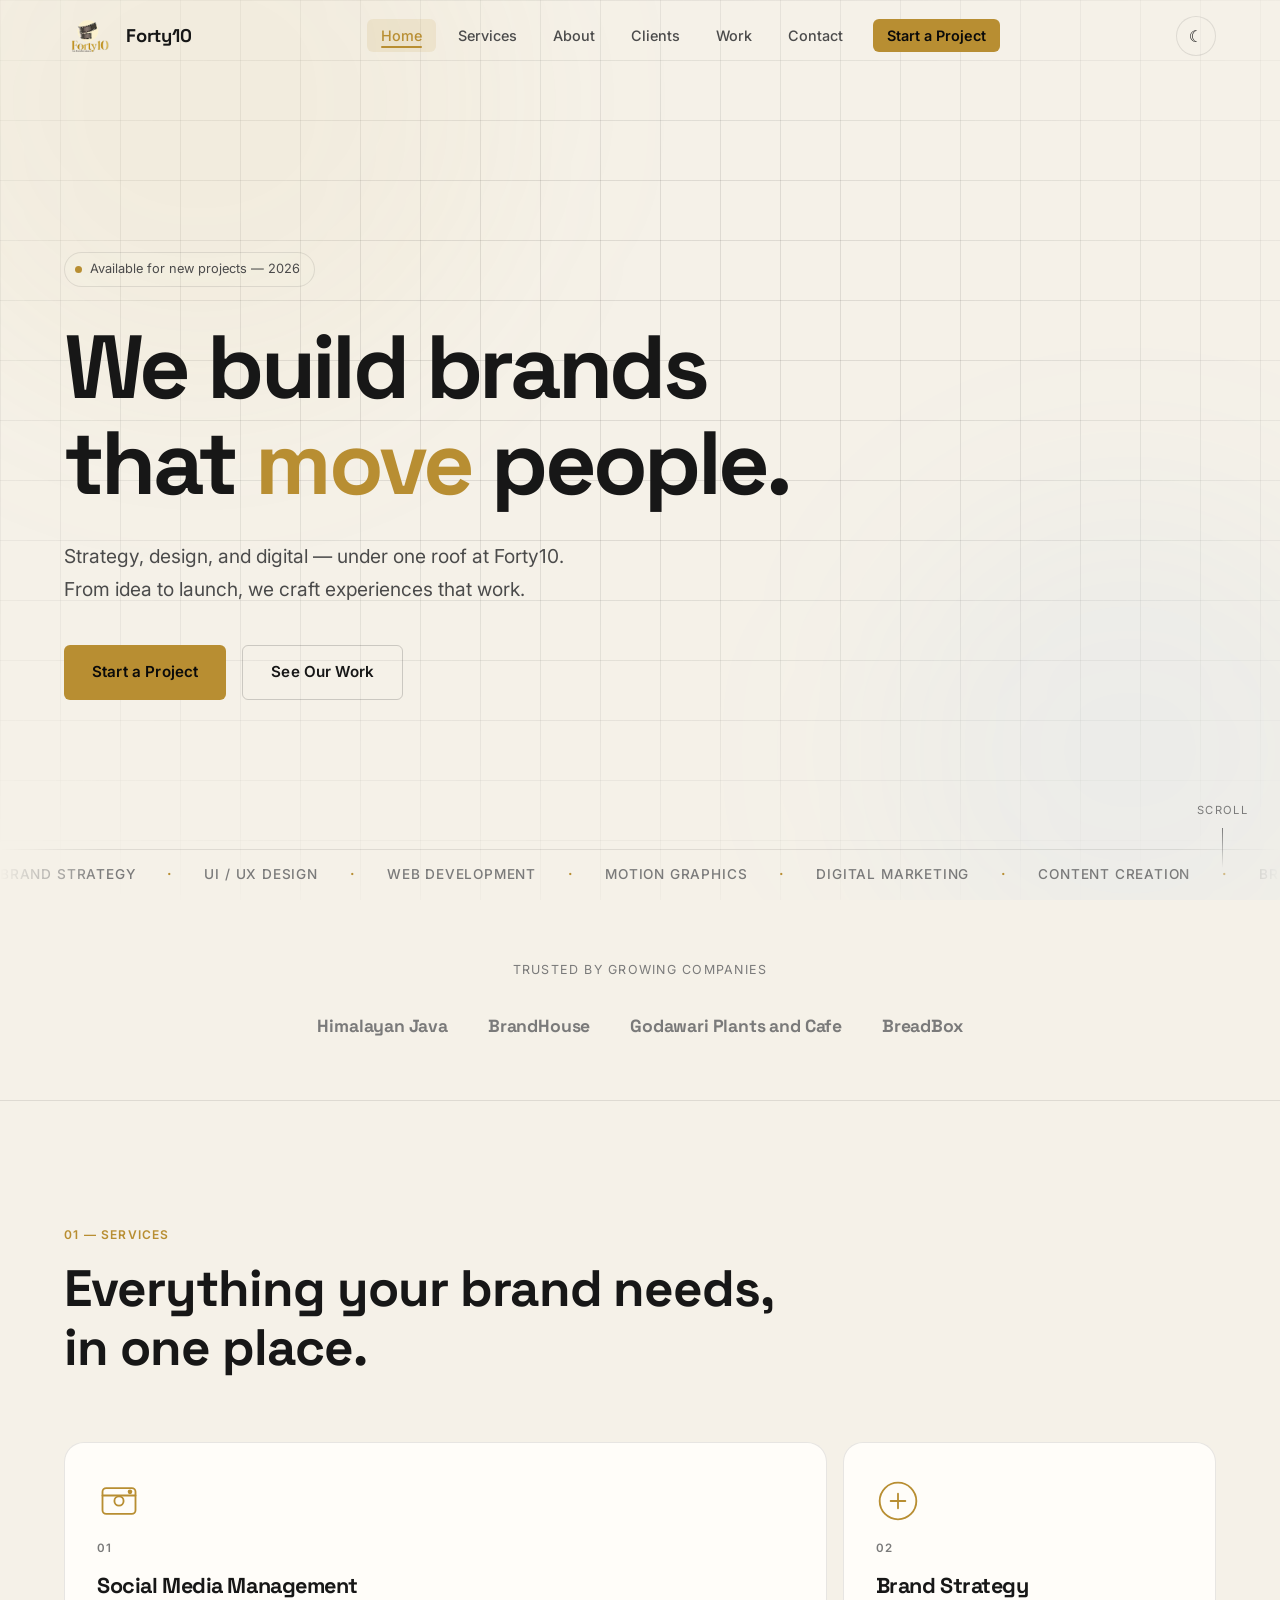
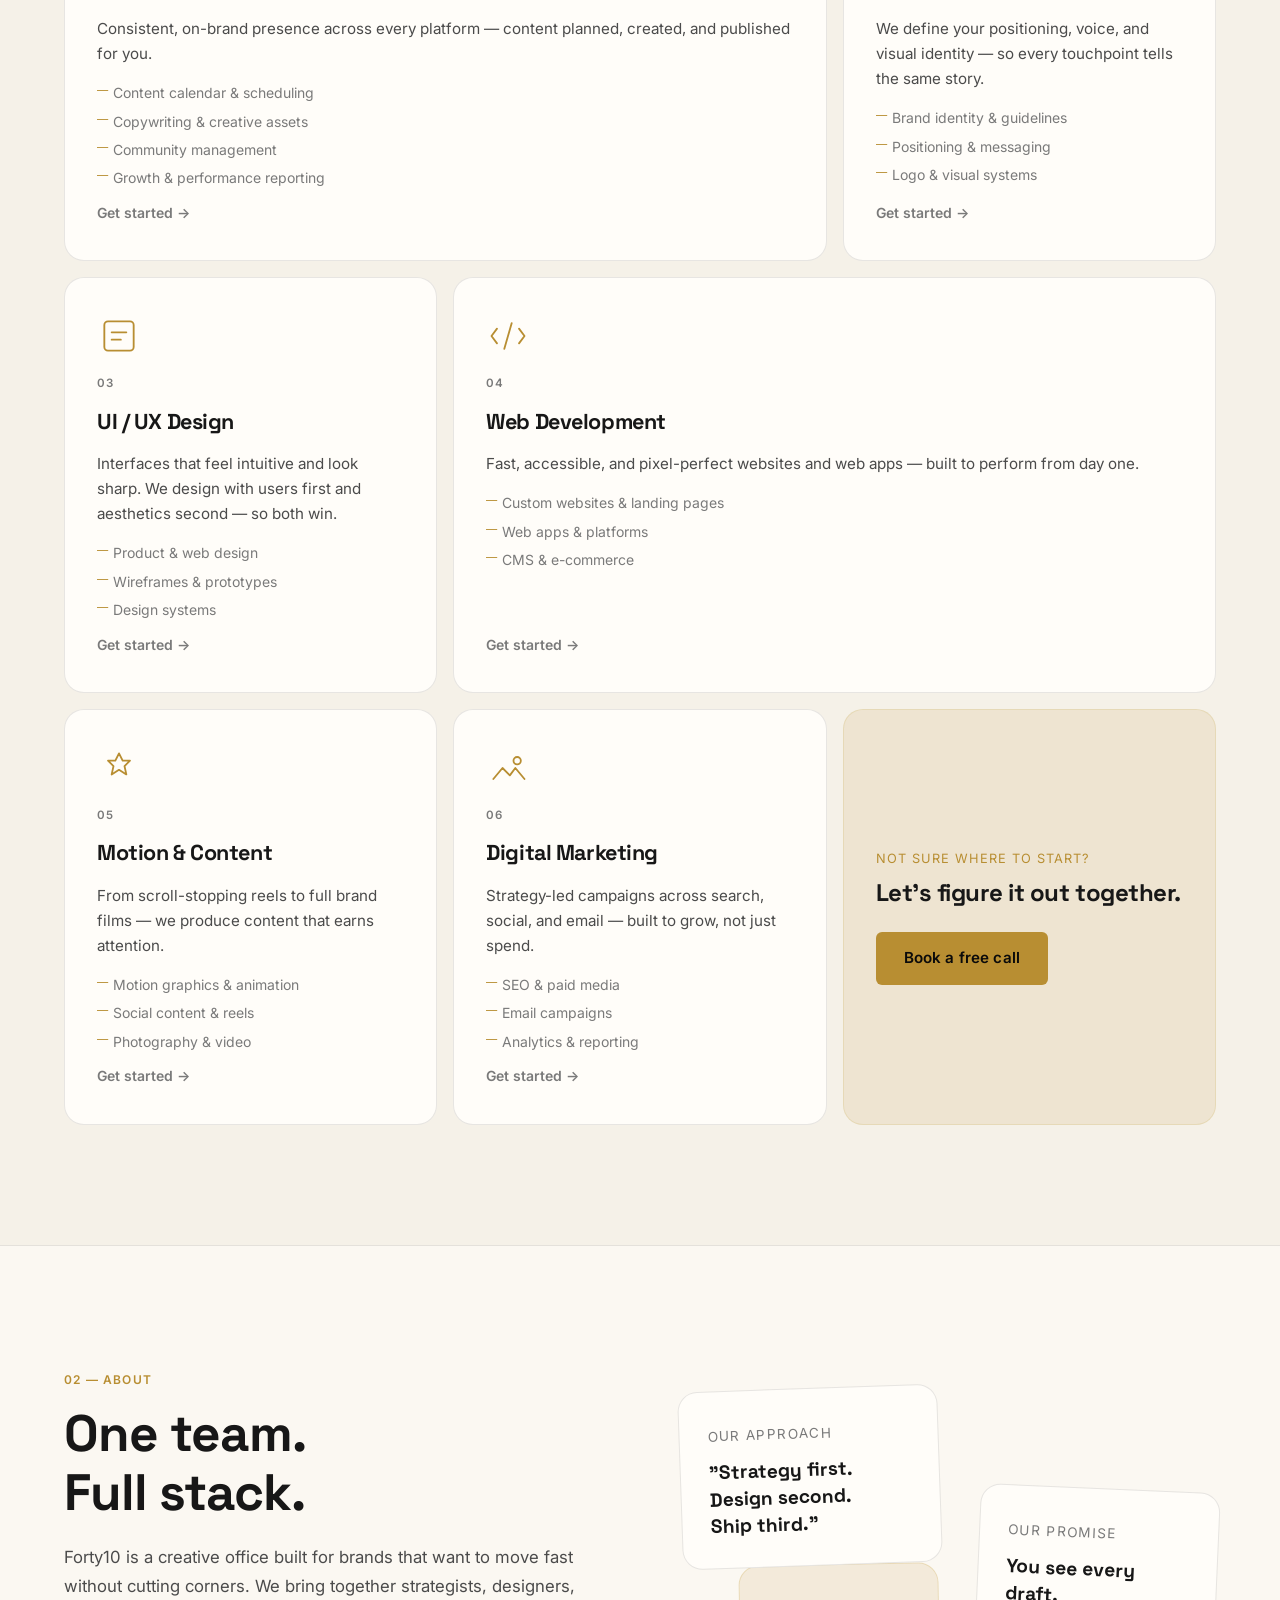
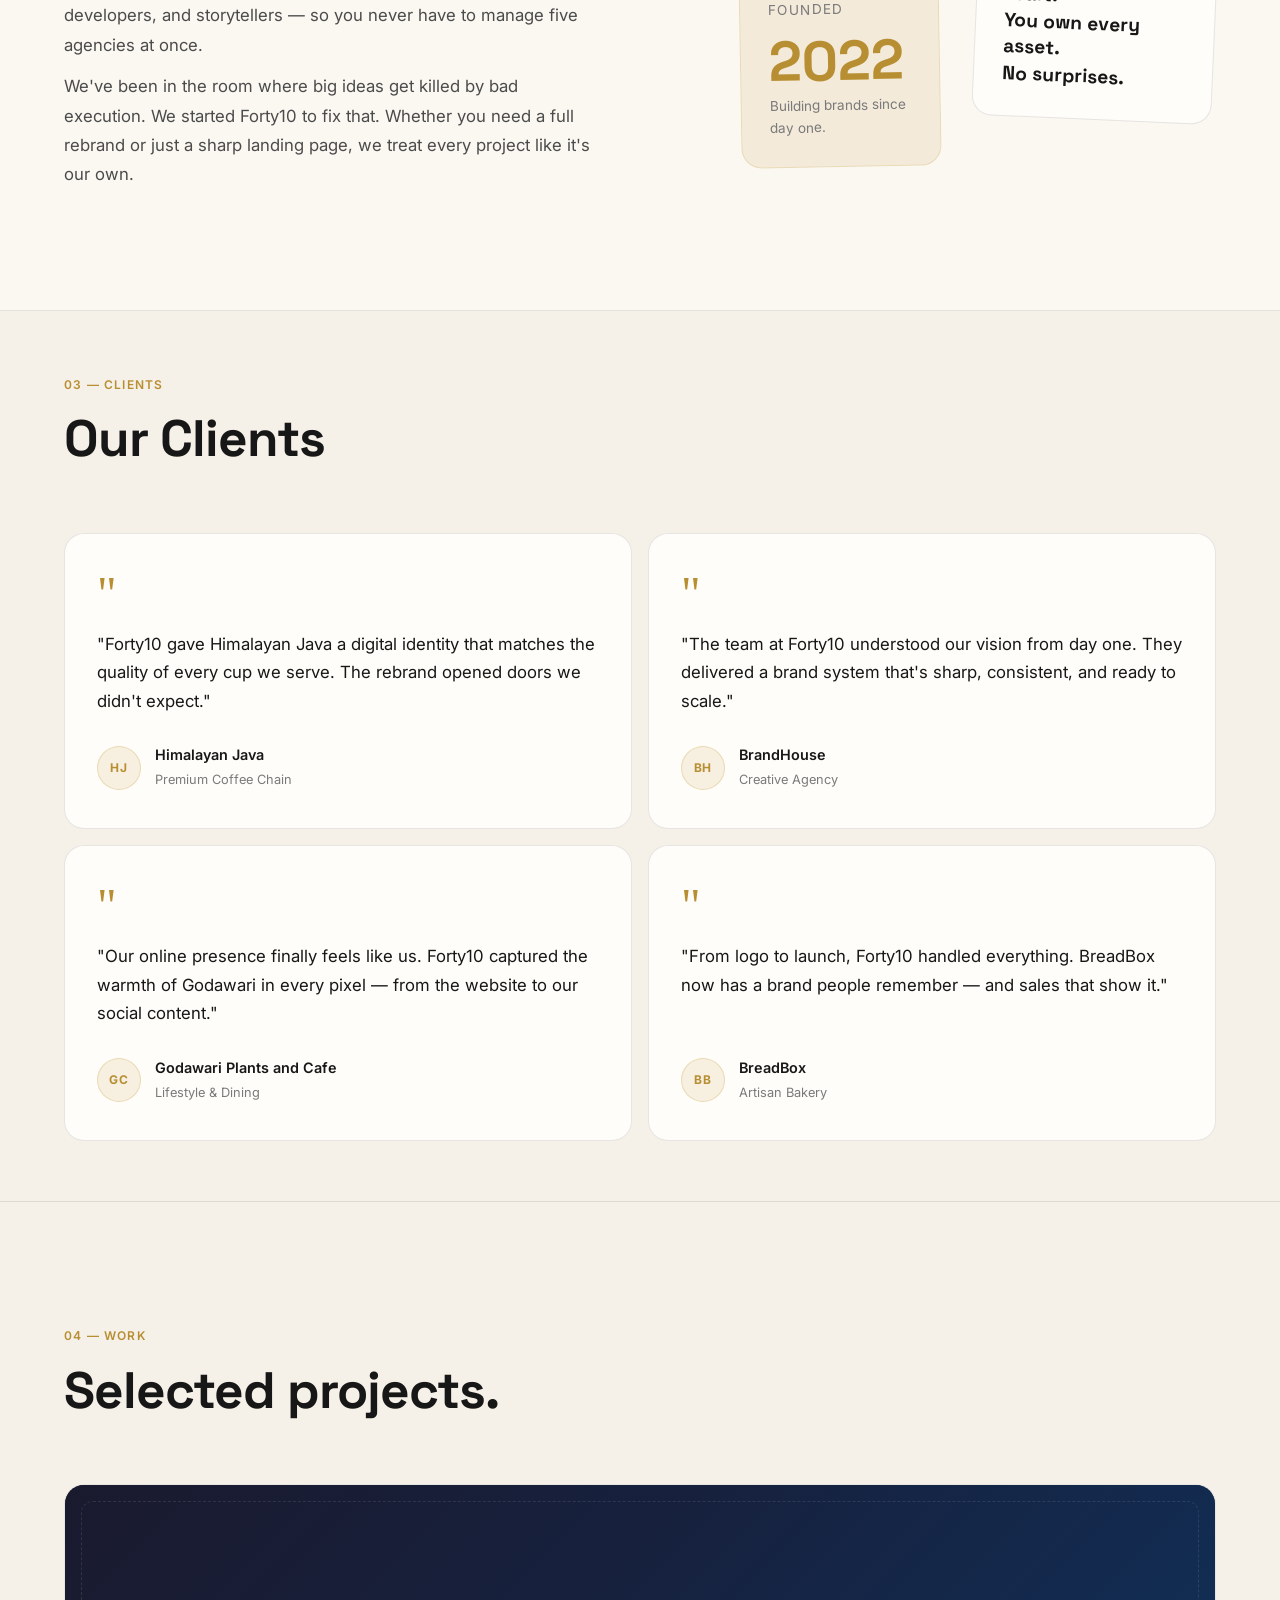
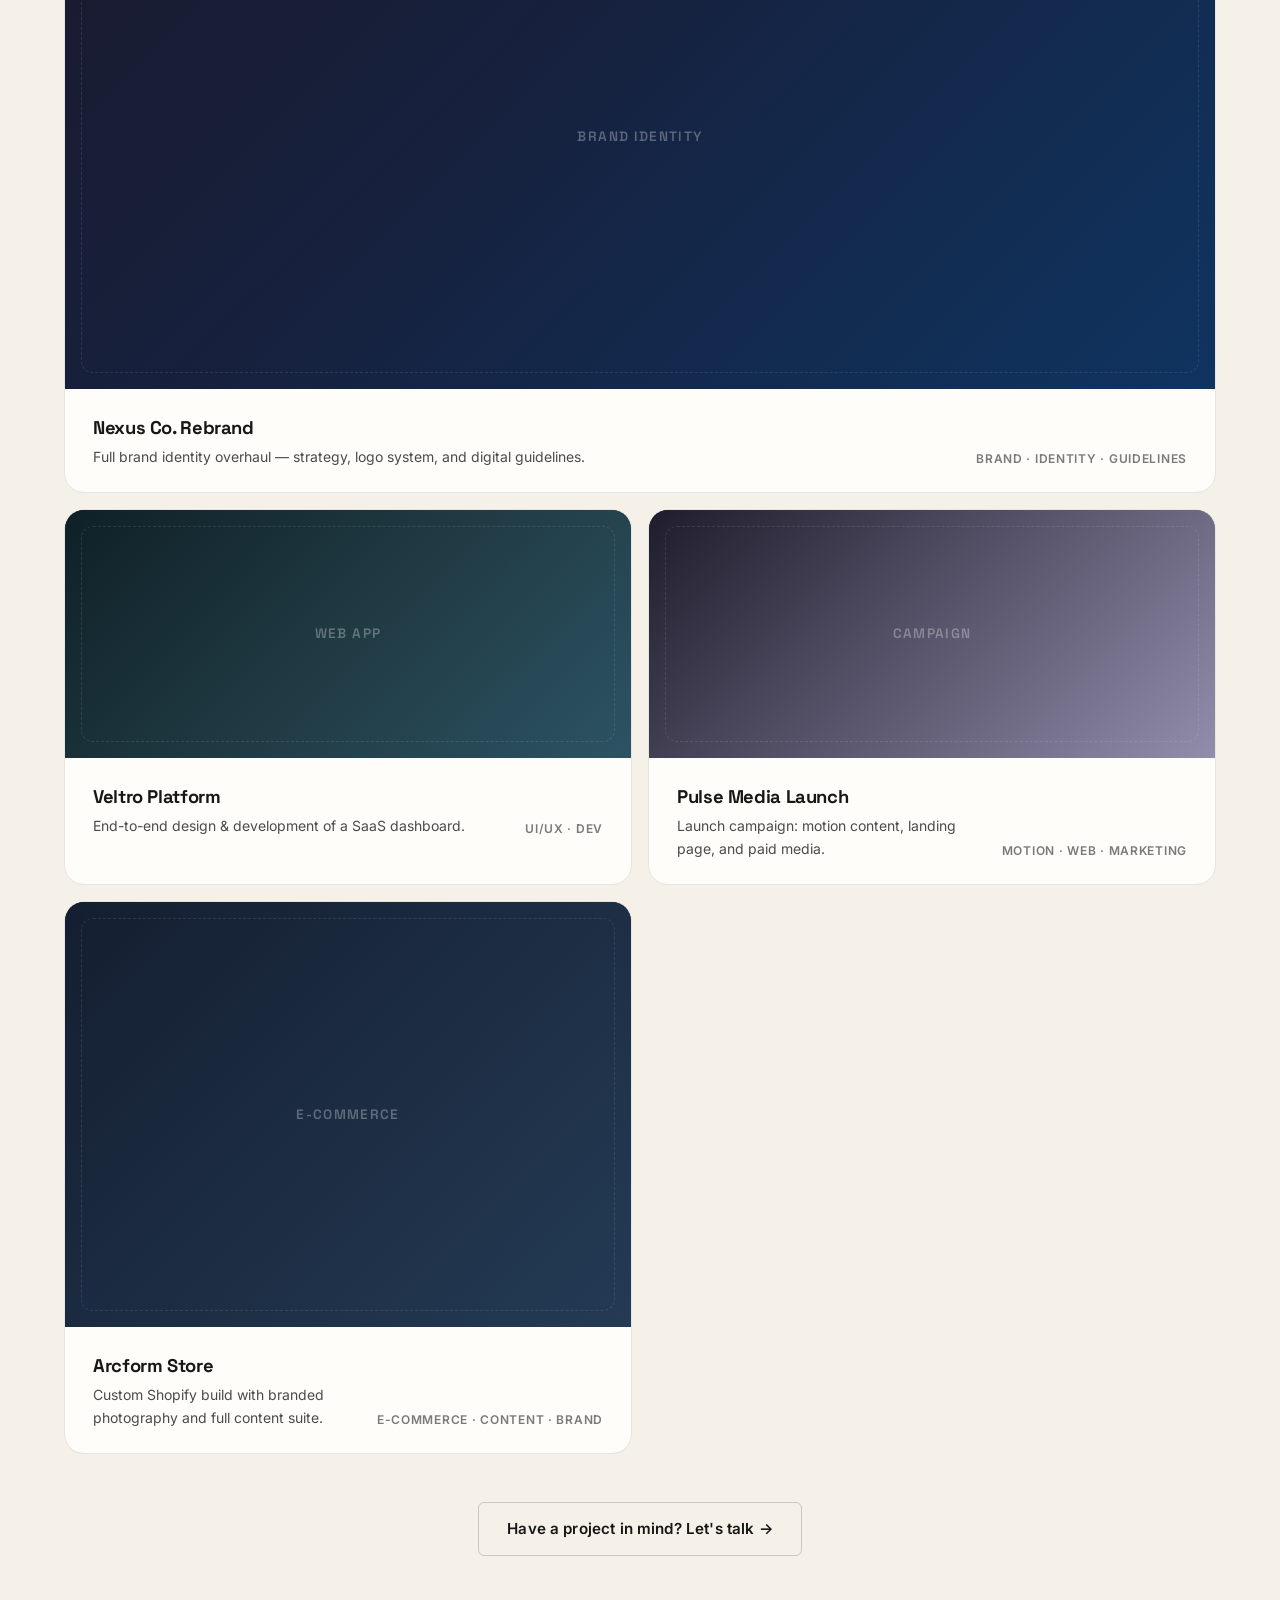
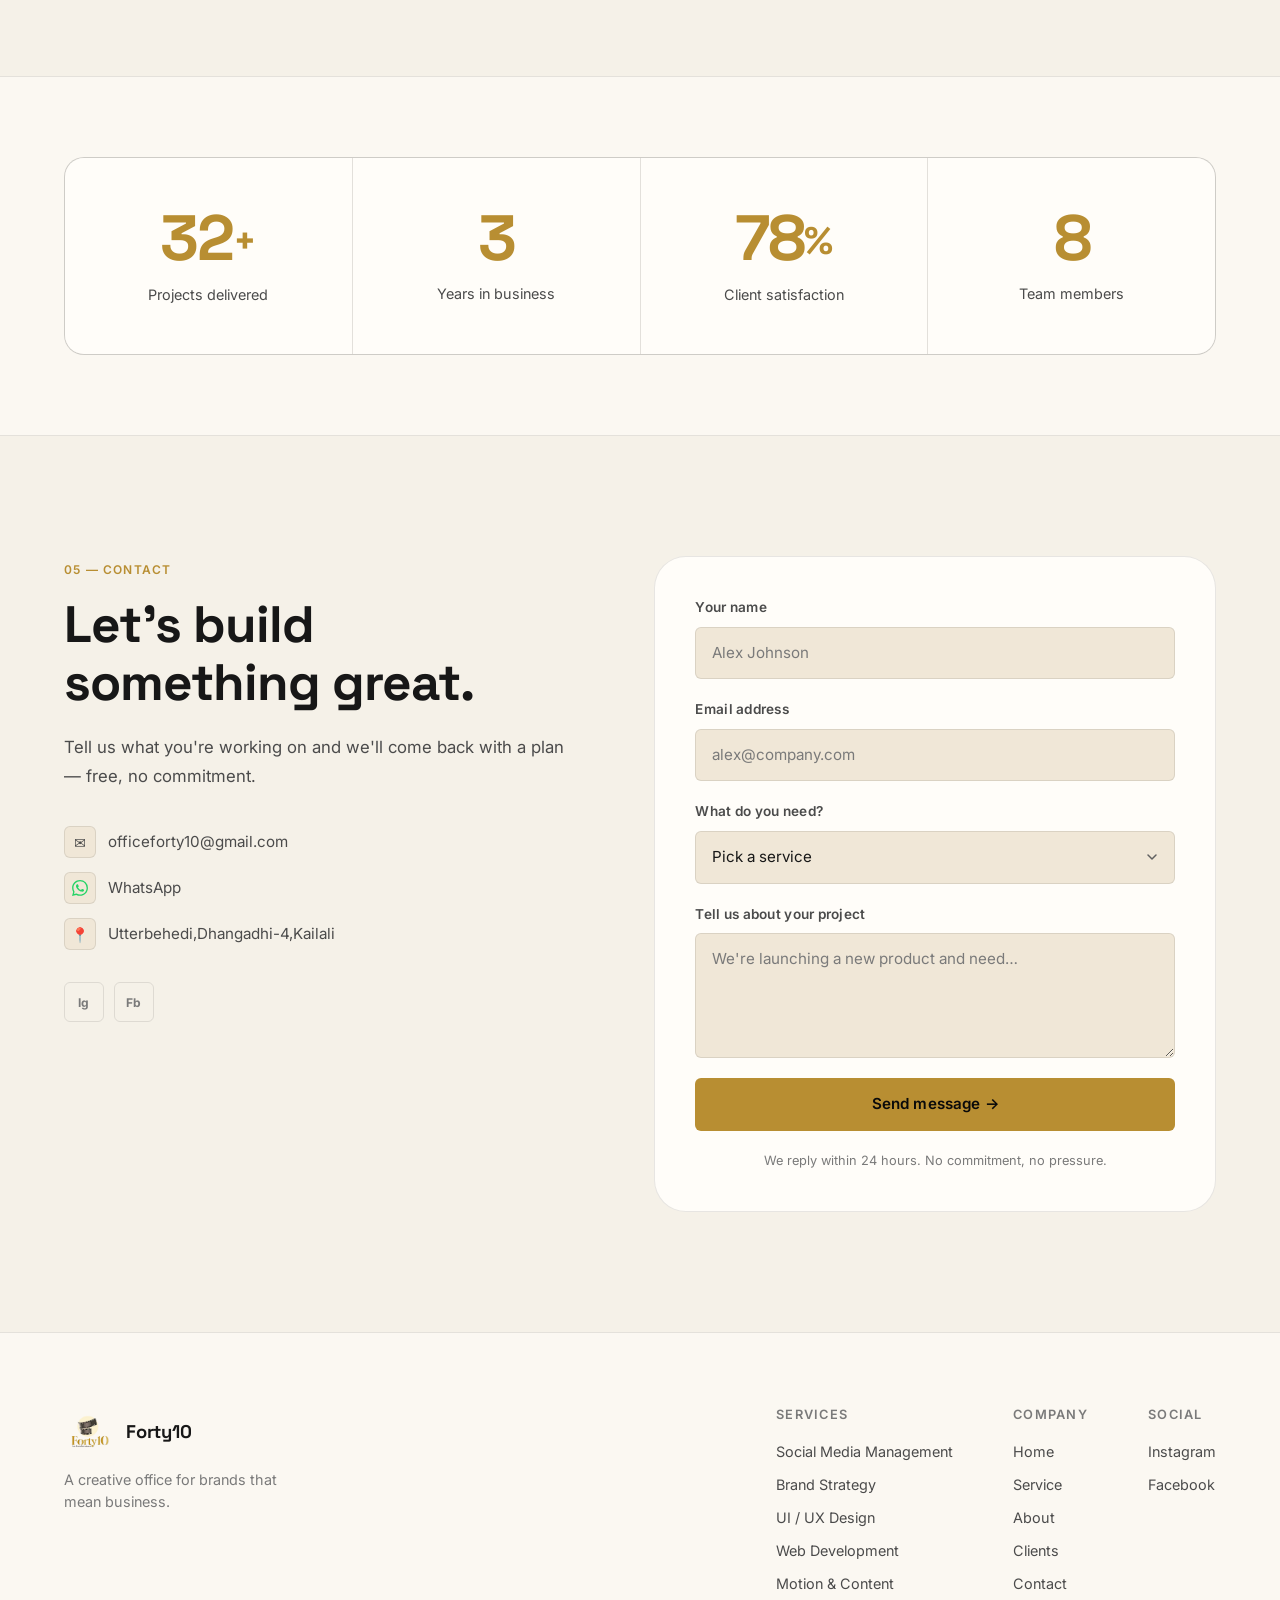
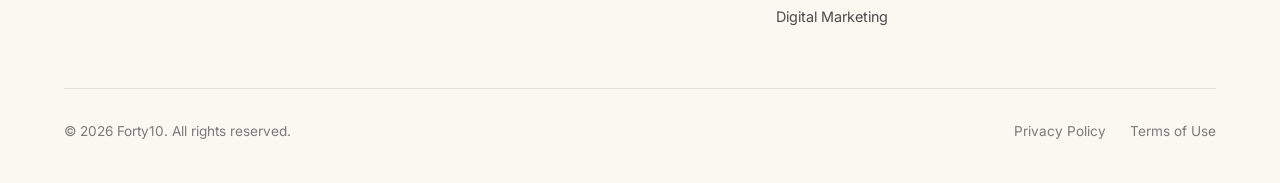
<file: assets/index.html>
<!DOCTYPE html>
<html lang="en">
<head>
  <meta charset="UTF-8" />
  <meta name="viewport" content="width=device-width, initial-scale=1.0" />
  <meta name="description" content="Forty10 — A full-service creative office delivering strategy, design, and digital solutions." />
  <meta name="theme-color" content="#0a0a0a" />
  <meta property="og:type" content="website" />
  <meta property="og:title" content="Forty10 — Creative Office" />
  <meta property="og:description" content="Strategy, design, and digital — under one roof. From idea to launch, we craft experiences that work." />
  <meta property="og:url" content="https://forty10.co" />
  <meta name="twitter:card" content="summary_large_image" />
  <meta name="twitter:title" content="Forty10 — Creative Office" />
  <meta name="twitter:description" content="Strategy, design, and digital — under one roof. From idea to launch, we craft experiences that work." />
  <title>Forty10 — Arts,Events&Entertainment</title>
  <link rel="preconnect" href="https://fonts.googleapis.com" />
  <link rel="preconnect" href="https://fonts.gstatic.com" crossorigin />
  <link href="https://fonts.googleapis.com/css2?family=Inter:wght@300;400;500;600;700;900&family=Space+Grotesk:wght@400;500;600;700&display=swap" rel="stylesheet" />
 <link rel="stylesheet" href="css/styles.css">
</head>
<body>

  <!-- =========== NAVIGATION =========== -->
  <nav class="nav" id="nav">
    <div class="nav__inner">
      <a href="#" class="nav__logo" aria-label="Forty10 Home">
        <span class="logo-mark"><img src="images/forty10.png" alt="Forty10 logo"></span>
        <span class="logo-text">Forty10</span>
      </a>

      <ul class="nav__links" id="navLinks" role="list">
        <li><a href="#hero" class="nav__link">Home</a></li>
        <li><a href="#services" class="nav__link">Services</a></li>
        <li><a href="#about" class="nav__link">About</a></li>
        <li><a href="#clients" class="nav__link">Clients</a></li>
        <li><a href="#work" class="nav__link">Work</a></li>
        <li><a href="#contact" class="nav__link">Contact</a></li>
        <li><a href="#contact" class="nav__link nav__link--cta">Start a Project</a></li>
      </ul>

      <div class="nav__actions">
        <button class="theme-toggle" id="themeToggle" type="button" aria-label="Toggle color theme">
          <span class="theme-toggle__icon theme-toggle__icon--sun">☀</span>
          <span class="theme-toggle__icon theme-toggle__icon--moon">☾</span>
        </button>

        <button class="nav__toggle" id="navToggle" aria-label="Toggle menu" aria-expanded="false">
          <span></span>
          <span></span>
          <span></span>
        </button>
      </div>
    </div>
  </nav>

  <main>

    <!-- =========== HERO =========== -->
    <section class="hero" id="hero">
      <div class="hero__bg">
        <div class="hero__grid"></div>
        <div class="hero__glow hero__glow--1"></div>
        <div class="hero__glow hero__glow--2"></div>
      </div>

      <div class="hero__inner container">
        <div class="hero__badge reveal">
          <span class="badge-dot"></span>
          <span>Available for new projects — 2026</span>
        </div>

        <h1 class="hero__headline reveal">
          <span class="line">We build brands</span>
          <span class="line">that <em>move</em> people.</span>
        </h1>

        <p class="hero__sub reveal">
          Strategy, design, and digital — under one roof at Forty10.<br />
          From idea to launch, we craft experiences that work.
        </p>

        <div class="hero__actions reveal">
          <a href="#contact" class="btn btn--primary">Start a Project</a>
          <a href="#work" class="btn btn--ghost">See Our Work</a>
        </div>

      </div><!-- end hero__inner -->

      <div class="hero__marquee" aria-hidden="true">
        <div class="marquee__track">
          <span>Brand Strategy</span><span class="sep">·</span>
          <span>UI / UX Design</span><span class="sep">·</span>
          <span>Web Development</span><span class="sep">·</span>
          <span>Motion Graphics</span><span class="sep">·</span>
          <span>Digital Marketing</span><span class="sep">·</span>
          <span>Content Creation</span><span class="sep">·</span>
          <span>Brand Strategy</span><span class="sep">·</span>
          <span>UI / UX Design</span><span class="sep">·</span>
          <span>Web Development</span><span class="sep">·</span>
          <span>Motion Graphics</span><span class="sep">·</span>
          <span>Digital Marketing</span><span class="sep">·</span>
          <span>Content Creation</span><span class="sep">·</span>
        </div>
      </div>

      <div class="hero__scroll-hint" aria-hidden="true">
        <span>Scroll</span>
        <div class="scroll-line"></div>
      </div>
    </section>

   
    <section class="clients" id="" aria-label="Trusted by">
      <div class="container">
        <p class="clients__label reveal">Trusted by growing companies</p>
        <div class="clients__logos reveal">
          <span class="client-name">Himalayan Java</span>
          <span class="client-name">BrandHouse</span>
          <span class="client-name">Godawari Plants and Cafe</span>
          <span class="client-name">BreadBox</span>
        </div>
      </div>
    </section>

    <!-- =========== SERVICES =========== -->
    <section class="services" id="services">
      <div class="container">
        <div class="section-header reveal">
          <span class="section-tag">01 — Services</span>
          <h2 class="section-title">Everything your brand needs,<br />in one place.</h2>
        </div>

        <div class="services__grid">
          <article class="service-card reveal" tabindex="0">
            <div class="service-card__icon">
              <svg viewBox="0 0 48 48" fill="none" aria-hidden="true"><rect x="6" y="10" width="36" height="28" rx="4" stroke="currentColor" stroke-width="2"/><circle cx="24" cy="24" r="5" stroke="currentColor" stroke-width="2"/><path d="M6 18h36" stroke="currentColor" stroke-width="2" stroke-linecap="round"/><circle cx="36" cy="14" r="2.5" fill="currentColor"/></svg>
            </div>
            <span class="service-card__num">01</span>
            <h3 class="service-card__title">Social Media Management</h3>
            <p class="service-card__desc">Consistent, on-brand presence across every platform — content planned, created, and published for you.</p>
            <ul class="service-card__list">
              <li>Content calendar &amp; scheduling</li>
              <li>Copywriting &amp; creative assets</li>
              <li>Community management</li>
              <li>Growth &amp; performance reporting</li>
            </ul>
            <a href="#contact" class="service-card__link">Get started →</a>
          </article>

          <article class="service-card reveal" tabindex="0">
            <div class="service-card__icon">
              <svg viewBox="0 0 48 48" fill="none" aria-hidden="true"><circle cx="24" cy="24" r="20" stroke="currentColor" stroke-width="2"/><path d="M16 24h16M24 16v16" stroke="currentColor" stroke-width="2" stroke-linecap="round"/></svg>
            </div>
            <span class="service-card__num">02</span>
            <h3 class="service-card__title">Brand Strategy</h3>
            <p class="service-card__desc">We define your positioning, voice, and visual identity — so every touchpoint tells the same story.</p>
            <ul class="service-card__list">
              <li>Brand identity &amp; guidelines</li>
              <li>Positioning &amp; messaging</li>
              <li>Logo &amp; visual systems</li>
            </ul>
            <a href="#contact" class="service-card__link">Get started →</a>
          </article>

          <article class="service-card reveal" tabindex="0">
            <div class="service-card__icon">
              <svg viewBox="0 0 48 48" fill="none" aria-hidden="true"><rect x="8" y="8" width="32" height="32" rx="4" stroke="currentColor" stroke-width="2"/><path d="M16 20h16M16 28h10" stroke="currentColor" stroke-width="2" stroke-linecap="round"/></svg>
            </div>
            <span class="service-card__num">03</span>
            <h3 class="service-card__title">UI / UX Design</h3>
            <p class="service-card__desc">Interfaces that feel intuitive and look sharp. We design with users first and aesthetics second — so both win.</p>
            <ul class="service-card__list">
              <li>Product &amp; web design</li>
              <li>Wireframes &amp; prototypes</li>
              <li>Design systems</li>
            </ul>
            <a href="#contact" class="service-card__link">Get started →</a>
          </article>

          <article class="service-card reveal" tabindex="0">
            <div class="service-card__icon">
              <svg viewBox="0 0 48 48" fill="none" aria-hidden="true"><polyline points="12,16 6,24 12,32" stroke="currentColor" stroke-width="2" stroke-linecap="round" stroke-linejoin="round"/><polyline points="36,16 42,24 36,32" stroke="currentColor" stroke-width="2" stroke-linecap="round" stroke-linejoin="round"/><line x1="28" y1="10" x2="20" y2="38" stroke="currentColor" stroke-width="2" stroke-linecap="round"/></svg>
            </div>
            <span class="service-card__num">04</span>
            <h3 class="service-card__title">Web Development</h3>
            <p class="service-card__desc">Fast, accessible, and pixel-perfect websites and web apps — built to perform from day one.</p>
            <ul class="service-card__list">
              <li>Custom websites &amp; landing pages</li>
              <li>Web apps &amp; platforms</li>
              <li>CMS &amp; e-commerce</li>
            </ul>
            <a href="#contact" class="service-card__link">Get started →</a>
          </article>

          <article class="service-card reveal" tabindex="0">
            <div class="service-card__icon">
              <svg viewBox="0 0 48 48" fill="none" aria-hidden="true"><path d="M24 8l4 8h8l-6 6 2 9-8-5-8 5 2-9-6-6h8z" stroke="currentColor" stroke-width="2" stroke-linejoin="round"/></svg>
            </div>
            <span class="service-card__num">05</span>
            <h3 class="service-card__title">Motion &amp; Content</h3>
            <p class="service-card__desc">From scroll-stopping reels to full brand films — we produce content that earns attention.</p>
            <ul class="service-card__list">
              <li>Motion graphics &amp; animation</li>
              <li>Social content &amp; reels</li>
              <li>Photography &amp; video</li>
            </ul>
            <a href="#contact" class="service-card__link">Get started →</a>
          </article>

          <article class="service-card reveal" tabindex="0">
            <div class="service-card__icon">
              <svg viewBox="0 0 48 48" fill="none" aria-hidden="true"><path d="M8 36l10-12 8 8 6-8 10 12" stroke="currentColor" stroke-width="2" stroke-linecap="round" stroke-linejoin="round"/><circle cx="34" cy="16" r="4" stroke="currentColor" stroke-width="2"/></svg>
            </div>
            <span class="service-card__num">06</span>
            <h3 class="service-card__title">Digital Marketing</h3>
            <p class="service-card__desc">Strategy-led campaigns across search, social, and email — built to grow, not just spend.</p>
            <ul class="service-card__list">
              <li>SEO &amp; paid media</li>
              <li>Email campaigns</li>
              <li>Analytics &amp; reporting</li>
            </ul>
            <a href="#contact" class="service-card__link">Get started →</a>
          </article>

          

          <article class="service-card service-card--cta reveal" tabindex="0">
            <div class="service-card__cta-inner">
              <p class="service-card__cta-label">Not sure where to start?</p>
              <h3 class="service-card__cta-title">Let's figure it out together.</h3>
              <a href="#contact" class="btn btn--primary">Book a free call</a>
            </div>
          </article>

        </div>
      </div>
    </section>

    <!-- =========== ABOUT =========== -->
    <section class="about" id="about">
      <div class="container">
        <div class="about__inner">
          <div class="about__left reveal">
            <span class="section-tag">02 — About</span>
            <h2 class="section-title">One team.<br />Full stack.</h2>
            <p class="about__body">
              Forty10 is a creative office built for brands that want to move fast without cutting corners. We bring together strategists, designers, developers, and storytellers — so you never have to manage five agencies at once.
            </p>
            <p class="about__body">
              We've been in the room where big ideas get killed by bad execution. We started Forty10 to fix that. Whether you need a full rebrand or just a sharp landing page, we treat every project like it's our own.
            </p>
            
          </div>

          <div class="about__right reveal">
            <div class="about__card-stack">
              <div class="about__card about__card--1">
                <div class="about__card-inner">
                  <span class="about__card-label">Our approach</span>
                  <p>"Strategy first.<br />Design second.<br />Ship third."</p>
                </div>
              </div>
              <div class="about__card about__card--2">
                <div class="about__card-inner">
                  <span class="about__card-label">Our promise</span>
                  <p>You see every draft.<br />You own every asset.<br />No surprises.</p>
                </div>
              </div>
              <div class="about__card about__card--3">
                <div class="about__card-inner">
                  <span class="about__card-label">Founded</span>
                  <p class="about__card-big">2022</p>
                  <span>Building brands since day one.</span>
                </div>
              </div>
            </div>
          </div>
        </div>
      </div>
    </section>
<!-- =========== CLIENTS =========== -->
    <section class="clients" id="clients">
      <div class="container">
        <div class="section-header reveal">
          <span class="section-tag">03 — Clients</span>
          <h2 class="section-title">Our Clients</h2>
        </div>

        <div class="testimonials__grid">

          <blockquote class="testi-card reveal">
            <p class="testi-card__quote">"Forty10 gave Himalayan Java a digital identity that matches the quality of every cup we serve. The rebrand opened doors we didn't expect."</p>
            <footer class="testi-card__author">
              <div class="testi-card__avatar" aria-hidden="true">HJ</div>
              <div>
                <strong>Himalayan Java</strong>
                <span>Premium Coffee Chain</span>
              </div>
            </footer>
          </blockquote>

          <blockquote class="testi-card reveal">
            <p class="testi-card__quote">"The team at Forty10 understood our vision from day one. They delivered a brand system that's sharp, consistent, and ready to scale."</p>
            <footer class="testi-card__author">
              <div class="testi-card__avatar" aria-hidden="true">BH</div>
              <div>
                <strong>BrandHouse</strong>
                <span>Creative Agency</span>
              </div>
            </footer>
          </blockquote>

          <blockquote class="testi-card reveal">
            <p class="testi-card__quote">"Our online presence finally feels like us. Forty10 captured the warmth of Godawari in every pixel — from the website to our social content."</p>
            <footer class="testi-card__author">
              <div class="testi-card__avatar" aria-hidden="true">GC</div>
              <div>
                <strong>Godawari Plants and Cafe</strong>
                <span>Lifestyle &amp; Dining</span>
              </div>
            </footer>
          </blockquote>

          <blockquote class="testi-card reveal">
            <p class="testi-card__quote">"From logo to launch, Forty10 handled everything. BreadBox now has a brand people remember — and sales that show it."</p>
            <footer class="testi-card__author">
              <div class="testi-card__avatar" aria-hidden="true">BB</div>
              <div>
                <strong>BreadBox</strong>
                <span>Artisan Bakery</span>
              </div>
            </footer>
          </blockquote>

        </div>
      </div>
    </section>



    <!-- =========== WORK / PORTFOLIO =========== -->
    <section class="work" id="work">
      <div class="container">
        <div class="section-header reveal">
          <span class="section-tag">04 — Work</span>
          <h2 class="section-title">Selected projects.</h2>
        </div>

        <div class="work__grid">

          <article class="work-card work-card--featured reveal" tabindex="0">
            <div class="work-card__img" style="background: linear-gradient(135deg,#1a1a2e 0%,#16213e 40%,#0f3460 100%)">
              <div class="work-card__placeholder">
                <span>Brand Identity</span>
              </div>
            </div>
            <div class="work-card__info">
              <div>
                <h3 class="work-card__title">Nexus Co. Rebrand</h3>
                <p class="work-card__desc">Full brand identity overhaul — strategy, logo system, and digital guidelines.</p>
              </div>
              <span class="work-card__tags">Brand · Identity · Guidelines</span>
            </div>
          </article>

          <article class="work-card reveal" tabindex="0">
            <div class="work-card__img" style="background: linear-gradient(135deg,#0f2027 0%,#203a43 50%,#2c5364 100%)">
              <div class="work-card__placeholder">
                <span>Web App</span>
              </div>
            </div>
            <div class="work-card__info">
              <div>
                <h3 class="work-card__title">Veltro Platform</h3>
                <p class="work-card__desc">End-to-end design &amp; development of a SaaS dashboard.</p>
              </div>
              <span class="work-card__tags">UI/UX · Dev</span>
            </div>
          </article>

          <article class="work-card reveal" tabindex="0">
            <div class="work-card__img" style="background: linear-gradient(135deg,#1f1c2c 0%,#928dab 100%)">
              <div class="work-card__placeholder">
                <span>Campaign</span>
              </div>
            </div>
            <div class="work-card__info">
              <div>
                <h3 class="work-card__title">Pulse Media Launch</h3>
                <p class="work-card__desc">Launch campaign: motion content, landing page, and paid media.</p>
              </div>
              <span class="work-card__tags">Motion · Web · Marketing</span>
            </div>
          </article>

          <article class="work-card work-card--tall reveal" tabindex="0">
            <div class="work-card__img" style="background: linear-gradient(135deg,#141e30 0%,#243b55 100%)">
              <div class="work-card__placeholder">
                <span>E-Commerce</span>
              </div>
            </div>
            <div class="work-card__info">
              <div>
                <h3 class="work-card__title">Arcform Store</h3>
                <p class="work-card__desc">Custom Shopify build with branded photography and full content suite.</p>
              </div>
              <span class="work-card__tags">E-Commerce · Content · Brand</span>
            </div>
          </article>

        </div>

        <div class="work__footer reveal">
          <a href="#contact" class="btn btn--ghost">Have a project in mind? Let's talk →</a>
        </div>
      </div>
    </section>

    <!-- =========== STATS =========== -->
    <section class="stats" id="stats" aria-label="By the numbers">
      <div class="container">
        <div class="stats__grid reveal">
          <div class="stat-item">
            <span class="stat-item__num" data-target="40">0</span><span class="stat-item__plus">+</span>
            <p class="stat-item__label">Projects delivered</p>
          </div>
          <div class="stat-item">
            <span class="stat-item__num" data-target="4">0</span>
            <p class="stat-item__label">Years in business</p>
          </div>
          <div class="stat-item">
            <span class="stat-item__num" data-target="98">0</span><span class="stat-item__plus">%</span>
            <p class="stat-item__label">Client satisfaction</p>
          </div>
          <div class="stat-item">
            <span class="stat-item__num" data-target="10">0</span>
            <p class="stat-item__label">Team members</p>
          </div>
        </div>
      </div>
    </section>

  

     
    <!-- =========== CONTACT / CTA =========== -->
    <section class="contact" id="contact">
      <div class="container">
        <div class="contact__inner">
          <div class="contact__left reveal">
            <span class="section-tag">05 — Contact</span>
            <h2 class="section-title">Let's build<br />something great.</h2>
            <p class="contact__body">
              Tell us what you're working on and we'll come back with a plan — free, no commitment.
            </p>
            <div class="contact__details">
              <a href="mailto:officeforty10@gmail.com" class="contact__detail-item">
                <span class="contact__detail-icon">✉</span>
                officeforty10@gmail.com
              </a>
               <a href="https://wa.me/9761203781" class="contact__detail-item" target="_blank" rel="noopener noreferrer">
              <span class="contact__detail-icon">
                <svg viewBox="0 0 24 24" fill="currentColor" aria-hidden="true" style="width:16px;height:16px;color:#25d366;">
                  <path d="M17.472 14.382c-.297-.149-1.758-.867-2.03-.967-.273-.099-.471-.148-.67.15-.197.297-.767.966-.94 1.164-.173.199-.347.223-.644.075-.297-.15-1.255-.463-2.39-1.475-.883-.788-1.48-1.761-1.653-2.059-.173-.297-.018-.458.13-.606.134-.133.298-.347.446-.52.149-.174.198-.298.298-.497.099-.198.05-.371-.025-.52-.075-.149-.669-1.612-.916-2.207-.242-.579-.487-.5-.669-.51-.173-.008-.371-.01-.57-.01-.198 0-.52.074-.792.372-.272.297-1.04 1.016-1.04 2.479 0 1.462 1.065 2.875 1.213 3.074.149.198 2.096 3.2 5.077 4.487.709.306 1.262.489 1.694.625.712.227 1.36.195 1.871.118.571-.085 1.758-.719 2.006-1.413.248-.694.248-1.289.173-1.413-.074-.124-.272-.198-.57-.347m-5.421 7.403h-.004a9.87 9.87 0 01-5.031-1.378l-.361-.214-3.741.982.998-3.648-.235-.374a9.86 9.86 0 01-1.51-5.26c.001-5.45 4.436-9.884 9.888-9.884 2.64 0 5.122 1.03 6.988 2.898a9.825 9.825 0 012.893 6.994c-.003 5.45-4.437 9.884-9.885 9.884m8.413-18.297A11.815 11.815 0 0012.05 0C5.495 0 .16 5.335.157 11.892c0 2.096.547 4.142 1.588 5.945L.057 24l6.305-1.654a11.882 11.882 0 005.683 1.448h.005c6.554 0 11.89-5.335 11.893-11.893a11.821 11.821 0 00-3.48-8.413z"/>
                </svg>
              </span>
              WhatsApp
            </a>
              <span class="contact__detail-item">
                <span class="contact__detail-icon">📍</span>
                Utterbehedi,Dhangadhi-4,Kailali
              </span>
            </div>
           
            <div class="contact__social">
              <a href="https://www.instagram.com/forty10pvtltd?utm_source=ig_web_button_share_sheet&stkn=ZDNlZDc0MzIxNw==" class="social-link" aria-label="Instagram" target="_blank" rel="noopener noreferrer">Ig</a>
              <a href="https://www.facebook.com/FortyTen.Pvt.Ltd" class="social-link" aria-label="Facebook" target="_blank" rel="noopener noreferrer">Fb</a>
           
            </div>
          </div>

          <div class="contact__right reveal">
            <form class="contact-form" id="contactForm" novalidate>
              <div class="form-group">
                <label for="name">Your name</label>
                <input type="text" id="name" name="name" placeholder="Alex Johnson" required autocomplete="name" />
              </div>
              <div class="form-group">
                <label for="email">Email address</label>
                <input type="email" id="email" name="email" placeholder="alex@company.com" required autocomplete="email" />
              </div>
              <div class="form-group">
                <label for="service">What do you need?</label>
                <select id="service" name="service">
                  <option value="" disabled selected>Pick a service</option>
                  <option value="social">Social Media Management</option>
                  <option value="brand">Brand Strategy &amp; Identity</option>
                  <option value="design">UI / UX Design</option>
                  <option value="dev">Web Development</option>
                  <option value="motion">Motion &amp; Content</option>
                  <option value="marketing">Digital Marketing</option>
                  <option value="full">Full-service project</option>
                </select>
              </div>
              <div class="form-group">
                <label for="message">Tell us about your project</label>
                <textarea id="message" name="message" rows="4" placeholder="We're launching a new product and need…" required></textarea>
              </div>
              <button type="submit" class="btn btn--primary btn--full">Send message →</button>
              <p class="form-note">We reply within 24 hours. No commitment, no pressure.</p>
            </form>
          </div>
        </div>
      </div>
    </section>

  </main>

  <!-- =========== FOOTER =========== -->
  <footer class="footer">
    <div class="container">
      <div class="footer__top">
        <div class="footer__brand">
          <div class="footer__brand-row">
            <span class="logo-mark"><img src="images/forty10.png" alt="Forty10 logo"></span>
            <span class="logo-text">Forty10</span>
          </div>
          <p class="footer__tagline">A creative office for brands that mean business.</p>
        </div>
        <nav class="footer__nav" aria-label="Footer navigation">
          <div class="footer__nav-col">
            <strong>Services</strong>
             <a href="#services">Social Media Management</a>
            <a href="#services">Brand Strategy</a>
            <a href="#services">UI / UX Design</a>
            <a href="#services">Web Development</a>
            <a href="#services">Motion &amp; Content</a>
            <a href="#services">Digital Marketing</a>
          </div>
          <div class="footer__nav-col">
            <strong>Company</strong>
             <a href="#hero">Home</a>
              <a href="#services">Service</a>
            <a href="#about">About</a>
            <a href="#clients">Clients</a>
            <a href="#contact">Contact</a>
          </div>
          <div class="footer__nav-col">
            <strong>Social</strong>
            <a href="https://www.instagram.com/forty10pvtltd?utm_source=ig_web_button_share_sheet&stkn=ZDNlZDc0MzIxNw==" target="_blank" rel="noopener noreferrer">Instagram</a>
            <a href="https://www.facebook.com/FortyTen.Pvt.Ltd" target="_blank" rel="noopener noreferrer">Facebook</a>
          
          
          </div>
        </nav>
      </div>
      <div class="footer__bottom">
        <p>© 2026 Forty10. All rights reserved.</p>
        <div class="footer__legal">
          <a href="#">Privacy Policy</a>
          <a href="#">Terms of Use</a>
        </div>
      </div>
    </div>
  </footer>

  <!-- Back to top -->
  <button class="back-to-top" id="backToTop" aria-label="Back to top">↑</button>

  <script src="js/script.js"></script>
</body>
</html>
</file>
<file: assets/css/styles.css>
/* ============================================================
   FORTY10 — styles.css
   Dark-first design system with accent highlights
   ============================================================ */

/* ---------- 1. CSS Custom Properties ---------- */
:root {
  --bg:          #0a0a0a;
  --bg-2:        #111111;
  --bg-3:        #181818;
  --bg-card:     #141414;
  --border:      rgba(255,255,255,0.08);
  --border-hover:rgba(255,255,255,0.18);

  --text-primary:   #f0f0f0;
  --text-secondary: #a0a0a0;
  --text-muted:     #606060;

  --accent:      #c9a84c;      /* gold */
  --accent-dim:  rgba(201,168,76,0.12);
  --accent-glow: rgba(201,168,76,0.25);

  --red:         #ff4757;
  --blue:        #4a9eff;

  --font-body:  'Inter', system-ui, sans-serif;
  --font-head:  'Space Grotesk', system-ui, sans-serif;

  --radius-sm:  6px;
  --radius-md:  12px;
  --radius-lg:  20px;
  --radius-xl:  32px;

  --shadow-card: 0 4px 32px rgba(0,0,0,0.5);
  --shadow-glow: 0 0 60px rgba(201,168,76,0.15);

  --nav-h: 72px;

  --ease-out: cubic-bezier(0.22, 1, 0.36, 1);
  --ease-spring: cubic-bezier(0.34, 1.56, 0.64, 1);
}

body.theme-light {
  --bg:          #f5f1e8;
  --bg-2:        #fbf8f2;
  --bg-3:        #f0e7d7;
  --bg-card:     #fffdf9;
  --border:      rgba(20,20,20,0.10);
  --border-hover: rgba(20,20,20,0.18);

  --text-primary:   #171717;
  --text-secondary: #4b4b4b;
  --text-muted:     #7a7a7a;

  --accent:      #b88e32;
  --accent-dim:  rgba(184,142,50,0.12);
  --accent-glow: rgba(184,142,50,0.18);

  --shadow-card: 0 10px 26px rgba(22, 18, 8, 0.12);
  --shadow-glow: 0 0 60px rgba(184,142,50,0.12);
}

/* ---------- 2. Reset & Base ---------- */
*, *::before, *::after { box-sizing: border-box; margin: 0; padding: 0; }

html {
  scroll-behavior: smooth;
  font-size: 16px;
  -webkit-text-size-adjust: 100%;
}

body {
  font-family: var(--font-body);
  background: var(--bg);
  color: var(--text-primary);
  line-height: 1.6;
  overflow-x: hidden;
  -webkit-font-smoothing: antialiased;
  transition: background 0.35s var(--ease-out), color 0.35s var(--ease-out);
  animation: pageFadeIn 0.4s ease forwards;
}

@keyframes pageFadeIn {
  from { opacity: 0; }
  to   { opacity: 1; }
}

img, svg { display: block; max-width: 100%; }
a { color: inherit; text-decoration: none; }
ul { list-style: none; }
button { cursor: pointer; font: inherit; border: none; background: none; }
input, textarea, select { font: inherit; }

/* ---------- 3. Utility Classes ---------- */
.container {
  width: 100%;
  max-width: 1200px;
  margin: 0 auto;
  padding: 0 24px;
}

.section-tag {
  display: inline-block;
  font-size: 0.75rem;
  font-weight: 600;
  letter-spacing: 0.1em;
  text-transform: uppercase;
  color: var(--accent);
  margin-bottom: 16px;
}

.section-title {
  font-family: var(--font-head);
  font-size: clamp(2rem, 4vw, 3.25rem);
  font-weight: 700;
  line-height: 1.15;
  color: var(--text-primary);
  letter-spacing: -0.02em;
}

.section-sub {
  margin-top: 16px;
  font-size: 1.05rem;
  color: var(--text-secondary);
  max-width: 520px;
}

.section-header {
  margin-bottom: 64px;
}

/* ---------- 4. Scroll Reveal ---------- */
.reveal {
  opacity: 0;
  transform: translateY(32px);
  transition: opacity 0.7s var(--ease-out), transform 0.7s var(--ease-out);
}
.reveal.visible {
  opacity: 1;
  transform: translateY(0);
}
.reveal:nth-child(2) { transition-delay: 0.1s; }
.reveal:nth-child(3) { transition-delay: 0.2s; }
.reveal:nth-child(4) { transition-delay: 0.3s; }
.reveal:nth-child(5) { transition-delay: 0.15s; }
.reveal:nth-child(6) { transition-delay: 0.25s; }

/* Hero elements are animated by JS — keep them visible if JS hasn't run yet
   (no-js safety: they start visible, JS hides then reveals them) */
.hero .reveal {
  opacity: 1;
  transform: none;
}

/* ---------- 5. Buttons ---------- */
.btn {
  display: inline-flex;
  align-items: center;
  gap: 8px;
  padding: 14px 28px;
  border-radius: var(--radius-sm);
  font-size: 0.95rem;
  font-weight: 600;
  letter-spacing: 0.01em;
  transition: all 0.25s var(--ease-out);
  white-space: nowrap;
}

.btn--primary {
  background: var(--accent);
  color: #0a0a0a;
}
.btn--primary:hover {
  background: #fff;
  transform: translateY(-2px);
  box-shadow: 0 8px 24px var(--accent-glow);
}

.btn--ghost {
  background: transparent;
  color: var(--text-primary);
  border: 1px solid var(--border-hover);
}
.btn--ghost:hover {
  border-color: var(--accent);
  color: var(--accent);
  transform: translateY(-2px);
}

.btn--outline {
  background: transparent;
  color: var(--text-primary);
  border: 1px solid var(--border-hover);
}
.btn--outline:hover {
  background: var(--accent-dim);
  border-color: var(--accent);
  color: var(--accent);
}

.btn--full { width: 100%; justify-content: center; }

/* ---------- 6. Navigation ---------- */
.nav {
  position: fixed;
  top: 0; left: 0; right: 0;
  z-index: 1000;
  height: var(--nav-h);
  display: flex;
  align-items: center;
  transition: background 0.4s ease, backdrop-filter 0.4s ease, border-bottom 0.4s ease;
}

.nav.scrolled {
  background: rgba(10,10,10,0.85);
  backdrop-filter: blur(16px);
  -webkit-backdrop-filter: blur(16px);
  border-bottom: 1px solid var(--border);
}

.nav__inner {
  display: flex;
  align-items: center;
  justify-content: space-between;
  width: 100%;
  max-width: 1200px;
  margin: 0 auto;
  padding: 0 24px;
}

.nav__logo {
  display: flex;
  align-items: center;
  gap: 10px;
  text-decoration: none;
}

.logo-mark {
  display: grid;
  place-items: center;
  width: 36px;
  height: 36px;
  background: var(--accent);
  color: #0a0a0a;
  font-family: var(--font-head);
  font-size: 0.8rem;
  font-weight: 700;
  border-radius: var(--radius-sm);
  letter-spacing: 0.05em;
  flex-shrink: 0;
}

/* When logo-mark contains an image, remove the yellow bg */
.logo-mark img {
  width: 52px;
  height: 52px;
  object-fit: contain;
  border-radius: var(--radius-sm);
}
.logo-mark:has(img) {
  background: transparent;
  width: auto;
  height: auto;
}

.logo-text {
  font-family: var(--font-head);
  font-size: 1.15rem;
  font-weight: 700;
  color: var(--text-primary);
  letter-spacing: -0.01em;
}

.nav__links {
  display: flex;
  align-items: center;
  gap: 8px;
}

.nav__link {
  position: relative;
  padding: 8px 14px;
  font-size: 0.9rem;
  font-weight: 500;
  color: var(--text-secondary);
  border-radius: var(--radius-sm);
  transition: color 0.2s, background 0.2s;
}
.nav__link:hover,
.nav__link.active { color: var(--text-primary); background: var(--bg-3); }

.nav__link.active {
  color: var(--accent) !important;
  background: var(--accent-dim);
}

.nav__link--cta {
  background: var(--accent);
  color: #0a0a0a !important;
  font-weight: 600;
  margin-left: 8px;
}
.nav__link--cta:hover {
  background: #fff;
  color: #0a0a0a !important;
}

.nav__actions {
  display: flex;
  align-items: center;
  gap: 10px;
}

.theme-toggle {
  width: 40px;
  height: 40px;
  border-radius: 50%;
  border: 1px solid var(--border);
  background: rgba(255,255,255,0.02);
  color: var(--text-primary);
  display: grid;
  place-items: center;
  position: relative;
  overflow: hidden;
  transition: transform 0.3s var(--ease-out), border-color 0.3s, background 0.3s;
}
.theme-toggle:hover {
  transform: translateY(-2px);
  border-color: var(--accent);
  background: var(--accent-dim);
}

.theme-toggle__icon {
  position: absolute;
  font-size: 1rem;
  line-height: 1;
  transition: opacity 0.25s ease, transform 0.25s ease;
}
.theme-toggle__icon--sun { opacity: 1; transform: rotate(0deg); }
.theme-toggle__icon--moon { opacity: 0; transform: rotate(-30deg) scale(0.7); }

body.theme-light .theme-toggle__icon--sun { opacity: 0; transform: rotate(30deg) scale(0.7); }
body.theme-light .theme-toggle__icon--moon { opacity: 1; transform: rotate(0deg) scale(1); }

.nav__toggle {
  display: none;
  flex-direction: column;
  gap: 5px;
  padding: 8px;
  border-radius: var(--radius-sm);
  transition: background 0.2s;
}
.nav__toggle:hover { background: var(--bg-3); }
.nav__toggle span {
  display: block;
  width: 22px;
  height: 2px;
  background: var(--text-primary);
  border-radius: 2px;
  transition: transform 0.3s var(--ease-out), opacity 0.3s;
}
.nav__toggle.active span:nth-child(1) { transform: translateY(7px) rotate(45deg); }
.nav__toggle.active span:nth-child(2) { opacity: 0; }
.nav__toggle.active span:nth-child(3) { transform: translateY(-7px) rotate(-45deg); }

/* ---------- 7. Hero ---------- */
.hero {
  position: relative;
  min-height: 100vh;
  display: flex;
  align-items: center;
  padding: calc(var(--nav-h) + 60px) 0 80px;
  overflow: hidden;
}

.hero__bg {
  position: absolute;
  inset: 0;
  pointer-events: none;
}

.hero__grid {
  position: absolute;
  inset: 0;
  background-image:
    linear-gradient(var(--border) 1px, transparent 1px),
    linear-gradient(90deg, var(--border) 1px, transparent 1px);
  background-size: 60px 60px;
  mask-image: radial-gradient(ellipse 80% 70% at 50% 40%, black 30%, transparent 100%);
  -webkit-mask-image: radial-gradient(ellipse 80% 70% at 50% 40%, black 30%, transparent 100%);
}

.hero__glow {
  position: absolute;
  border-radius: 50%;
  filter: blur(100px);
  pointer-events: none;
}
.hero__glow--1 {
  width: 600px; height: 600px;
  background: rgba(201,168,76,0.06);
  top: -200px; left: -100px;
}
.hero__glow--2 {
  width: 500px; height: 500px;
  background: rgba(74,158,255,0.05);
  bottom: -100px; right: -100px;
}

.hero__inner {
  position: relative;
  z-index: 1;
}

.hero__badge {
  display: inline-flex;
  align-items: center;
  gap: 8px;
  padding: 6px 14px 6px 10px;
  border: 1px solid var(--border);
  border-radius: 100px;
  font-size: 0.8rem;
  color: var(--text-secondary);
  margin-bottom: 32px;
  background: rgba(255,255,255,0.03);
}

.badge-dot {
  width: 7px; height: 7px;
  background: var(--accent);
  border-radius: 50%;
  animation: pulse 2s infinite;
}

@keyframes pulse {
  0%, 100% { opacity: 1; transform: scale(1); }
  50%       { opacity: 0.5; transform: scale(0.85); }
}

.hero__headline {
  font-family: var(--font-head);
  font-size: clamp(3rem, 7vw, 6rem);
  font-weight: 700;
  line-height: 1.08;
  letter-spacing: -0.04em;
  color: var(--text-primary);
  display: flex;
  flex-direction: column;
  margin-bottom: 28px;
}

.hero__headline .line { display: block; }

.hero__headline em {
  font-style: normal;
  color: var(--accent);
  position: relative;
}

.hero__sub {
  font-size: clamp(1rem, 2vw, 1.2rem);
  color: var(--text-secondary);
  max-width: 560px;
  line-height: 1.7;
  margin-bottom: 40px;
}

.hero__actions {
  display: flex;
  gap: 16px;
  flex-wrap: wrap;
  margin-bottom: 0;
}

/* Marquee */
.hero__marquee {
  position: absolute;
  bottom: 0;
  left: 0;
  right: 0;
  overflow: hidden;
  border-top: 1px solid var(--border);
  padding: 14px 0;
  mask-image: linear-gradient(90deg, transparent 0%, black 8%, black 92%, transparent 100%);
  -webkit-mask-image: linear-gradient(90deg, transparent 0%, black 8%, black 92%, transparent 100%);
}

.marquee__track {
  display: flex;
  gap: 32px;
  width: max-content;
  animation: marquee 28s linear infinite;
}

.marquee__track span {
  font-size: 0.85rem;
  font-weight: 500;
  letter-spacing: 0.06em;
  text-transform: uppercase;
  color: var(--text-muted);
  white-space: nowrap;
}

.marquee__track .sep {
  color: var(--accent);
  font-weight: 700;
  letter-spacing: 0;
}

@keyframes marquee {
  from { transform: translateX(0); }
  to   { transform: translateX(-50%); }
}

.hero__scroll-hint {
  position: absolute;
  bottom: 32px;
  right: 32px;
  display: flex;
  flex-direction: column;
  align-items: center;
  gap: 8px;
  font-size: 0.7rem;
  letter-spacing: 0.12em;
  text-transform: uppercase;
  color: var(--text-muted);
}

.scroll-line {
  width: 1px;
  height: 40px;
  background: linear-gradient(to bottom, var(--text-muted), transparent);
  animation: scrollLine 1.8s ease-in-out infinite;
}

@keyframes scrollLine {
  0%   { transform: scaleY(0); transform-origin: top; }
  50%  { transform: scaleY(1); transform-origin: top; }
  51%  { transform: scaleY(1); transform-origin: bottom; }
  100% { transform: scaleY(0); transform-origin: bottom; }
}

/* ---------- 8. Clients ---------- */
.clients {
  padding: 60px 0;
  border-bottom: 1px solid var(--border);
}

.clients__label {
  text-align: center;
  font-size: 0.78rem;
  letter-spacing: 0.1em;
  text-transform: uppercase;
  color: var(--text-muted);
  margin-bottom: 32px;
}

.clients__logos {
  display: flex;
  justify-content: center;
  align-items: center;
  flex-wrap: wrap;
  gap: 12px 40px;
}

.client-name {
  font-family: var(--font-head);
  font-size: 1.1rem;
  font-weight: 700;
  color: var(--text-muted);
  letter-spacing: -0.01em;
  transition: color 0.2s;
}
.client-name:hover { color: var(--text-secondary); }

/* ---------- 9. Services ---------- */
.services {
  padding: 120px 0;
}

.services__grid {
  display: grid;
  grid-template-columns: repeat(3, 1fr);
  gap: 16px;
}

.service-card {
  background: var(--bg-card);
  border: 1px solid var(--border);
  border-radius: var(--radius-lg);
  padding: 36px 32px;
  display: flex;
  flex-direction: column;
  gap: 12px;
  transition: border-color 0.3s, transform 0.3s var(--ease-out), box-shadow 0.3s;
  cursor: default;
  outline: none;
}

.service-card:hover,
.service-card:focus-visible {
  border-color: var(--border-hover);
  transform: translateY(-4px);
  box-shadow: var(--shadow-card);
}

.service-card:nth-child(1) { grid-column: span 2; }
.service-card:nth-child(4) { grid-column: span 2; }

.service-card__icon {
  width: 44px; height: 44px;
  color: var(--accent);
  margin-bottom: 4px;
}

.service-card__num {
  font-size: 0.72rem;
  font-weight: 600;
  letter-spacing: 0.1em;
  color: var(--text-muted);
  text-transform: uppercase;
}

.service-card__title {
  font-family: var(--font-head);
  font-size: 1.35rem;
  font-weight: 700;
  color: var(--text-primary);
  letter-spacing: -0.02em;
}

.service-card__desc {
  font-size: 0.95rem;
  color: var(--text-secondary);
  line-height: 1.65;
}

.service-card__list {
  display: flex;
  flex-direction: column;
  gap: 6px;
  margin-top: 4px;
}

.service-card__list li {
  font-size: 0.875rem;
  color: var(--text-muted);
  padding-left: 16px;
  position: relative;
}
.service-card__list li::before {
  content: '—';
  position: absolute;
  left: 0;
  color: var(--accent);
  font-size: 0.7rem;
}

.service-card__link {
  margin-top: auto;
  display: inline-flex;
  align-items: center;
  font-size: 0.875rem;
  font-weight: 600;
  color: var(--text-muted);
  transition: color 0.2s, gap 0.2s;
  gap: 4px;
}
.service-card:hover .service-card__link { color: var(--accent); gap: 8px; }

/* CTA card */
.service-card--cta {
  background: var(--accent-dim);
  border-color: rgba(201,168,76,0.2);
  justify-content: center;
  align-items: flex-start;
}
.service-card--cta:hover { border-color: var(--accent); }

.service-card__cta-label {
  font-size: 0.8rem;
  letter-spacing: 0.08em;
  text-transform: uppercase;
  color: var(--accent);
  margin-bottom: 8px;
}

.service-card__cta-title {
  font-family: var(--font-head);
  font-size: 1.5rem;
  font-weight: 700;
  color: var(--text-primary);
  letter-spacing: -0.02em;
  margin-bottom: 24px;
  line-height: 1.3;
}

/* ---------- 10. About ---------- */
.about {
  padding: 120px 0;
  background: var(--bg-2);
  border-top: 1px solid var(--border);
  border-bottom: 1px solid var(--border);
}

.about__inner {
  display: grid;
  grid-template-columns: 1fr 1fr;
  gap: 80px;
  align-items: center;
}

.about__body {
  font-size: 1.05rem;
  color: var(--text-secondary);
  line-height: 1.75;
  margin-top: 20px;
}
.about__body + .about__body { margin-top: 12px; }

.about__actions {
  margin-top: 36px;
}

.about__card-stack {
  position: relative;
  height: 380px;
}

.about__card {
  position: absolute;
  border: 1px solid var(--border);
  border-radius: var(--radius-lg);
  background: var(--bg-card);
  transition: transform 0.4s var(--ease-out), box-shadow 0.4s;
}
.about__card:hover { box-shadow: var(--shadow-card); }

.about__card-inner {
  padding: 28px;
}

.about__card-label {
  display: block;
  font-size: 0.72rem;
  letter-spacing: 0.1em;
  text-transform: uppercase;
  color: var(--text-muted);
  margin-bottom: 12px;
}

.about__card-inner p {
  font-family: var(--font-head);
  font-size: 1.2rem;
  font-weight: 700;
  color: var(--text-primary);
  line-height: 1.4;
}

.about__card-big {
  font-size: 3.5rem !important;
  color: var(--accent) !important;
  line-height: 1 !important;
}

.about__card-inner span {
  font-size: 0.85rem;
  color: var(--text-muted);
  margin-top: 6px;
  display: block;
}

.about__card--1 {
  width: 260px;
  top: 0; left: 0;
  z-index: 3;
  transform: rotate(-2deg);
}
.about__card--1:hover { transform: rotate(0deg) translateY(-4px); }

.about__card--2 {
  width: 240px;
  top: 100px; right: 0;
  z-index: 2;
  transform: rotate(2.5deg);
}
.about__card--2:hover { transform: rotate(0deg) translateY(-4px); }

.about__card--3 {
  width: 200px;
  bottom: 0; left: 60px;
  z-index: 1;
  transform: rotate(-1deg);
  background: var(--accent-dim);
  border-color: rgba(201,168,76,0.25);
}
.about__card--3:hover { transform: rotate(0deg) translateY(-4px); }

/* ---------- 11. Work / Portfolio ---------- */
.work {
  padding: 120px 0;
}

.work__grid {
  display: grid;
  grid-template-columns: repeat(2, 1fr);
  gap: 16px;
}

.work-card {
  border: 1px solid var(--border);
  border-radius: var(--radius-lg);
  overflow: hidden;
  background: var(--bg-card);
  display: flex;
  flex-direction: column;
  transition: border-color 0.3s, transform 0.3s var(--ease-out), box-shadow 0.3s;
  cursor: pointer;
}
.work-card:hover {
  border-color: var(--border-hover);
  transform: translateY(-6px);
  box-shadow: var(--shadow-card);
}

.work-card:hover .work-card__img {
  /* subtle scale on the bg layer */
  background-size: 105% !important;
}

/* use a pseudo-element to scale the bg without clipping the card */
.work-card__img::after {
  content: '';
  position: absolute;
  inset: 0;
  background: inherit;
  border-radius: 0;
  transition: transform 0.6s var(--ease-out);
  transform: scale(1);
}
.work-card:hover .work-card__img::after {
  transform: scale(1.04);
}

.work-card--featured {
  grid-column: span 2;
}
.work-card--tall .work-card__img { aspect-ratio: 4/3; }

.work-card__img {
  aspect-ratio: 16/7;
  position: relative;
  overflow: hidden;
}
.work-card--large .work-card__img { aspect-ratio: 16/9; }

.work-card__placeholder {
  position: absolute;
  inset: 0;
  display: grid;
  place-items: center;
  font-family: var(--font-head);
  font-size: 0.85rem;
  font-weight: 600;
  letter-spacing: 0.1em;
  text-transform: uppercase;
  color: rgba(255,255,255,0.3);
  border: 1px dashed rgba(255,255,255,0.1);
  margin: 16px;
  border-radius: var(--radius-md);
  z-index: 1; /* sit above the ::after scale layer */
  pointer-events: none;
}

.work-card__info {
  padding: 24px 28px;
  display: flex;
  justify-content: space-between;
  align-items: flex-end;
  gap: 16px;
}

.work-card__title {
  font-family: var(--font-head);
  font-size: 1.15rem;
  font-weight: 700;
  color: var(--text-primary);
  letter-spacing: -0.02em;
  margin-bottom: 4px;
}

.work-card__desc {
  font-size: 0.875rem;
  color: var(--text-secondary);
}

.work-card__tags {
  font-size: 0.75rem;
  font-weight: 600;
  letter-spacing: 0.06em;
  text-transform: uppercase;
  color: var(--text-muted);
  white-space: nowrap;
}

.work__footer {
  margin-top: 48px;
  display: flex;
  justify-content: center;
}

/* ---------- 12. Stats ---------- */
.stats {
  padding: 80px 0;
  background: var(--bg-2);
  border-top: 1px solid var(--border);
  border-bottom: 1px solid var(--border);
}

.stats__grid {
  display: grid;
  grid-template-columns: repeat(4, 1fr);
  gap: 1px;
  background: var(--border);
  border: 1px solid var(--border);
  border-radius: var(--radius-lg);
  overflow: hidden;
}

.stat-item {
  background: var(--bg-card);
  padding: 48px 40px;
  text-align: center;
  transition: background 0.3s;
}
.stat-item:hover { background: var(--bg-3); }

.stat-item__num {
  display: inline-block;
  font-family: var(--font-head);
  font-size: clamp(2.5rem, 5vw, 4rem);
  font-weight: 700;
  color: var(--accent);
  line-height: 1;
  letter-spacing: -0.03em;
  transition: color 0.3s;
}

.stat-item__plus {
  font-family: var(--font-head);
  font-size: clamp(1.5rem, 3vw, 2.5rem);
  font-weight: 700;
  color: var(--accent);
  vertical-align: super;
}

.stat-item__label {
  margin-top: 12px;
  font-size: 0.9rem;
  color: var(--text-secondary);
}

/* ---------- 13. Process ---------- */
.process {
  padding: 120px 0;
}

.process__steps {
  display: grid;
  grid-template-columns: repeat(4, 1fr);
  gap: 0;
  position: relative;
}

.process-step {
  padding: 0 32px 0 0;
  position: relative;
}
.process-step:last-child { padding-right: 0; }

.process-step__header {
  display: flex;
  align-items: center;
  margin-bottom: 24px;
  gap: 0;
}

.process-step__num {
  width: 48px; height: 48px;
  display: grid;
  place-items: center;
  border: 1px solid var(--border);
  border-radius: 50%;
  font-family: var(--font-head);
  font-size: 0.85rem;
  font-weight: 700;
  color: var(--accent);
  flex-shrink: 0;
  background: var(--bg-card);
  transition: background 0.3s, border-color 0.3s;
  position: relative;
  z-index: 1;
}
.process-step:hover .process-step__num {
  background: var(--accent-dim);
  border-color: var(--accent);
}

.process-step__connector {
  flex: 1;
  height: 1px;
  background: linear-gradient(90deg, var(--border-hover), var(--border));
  margin-left: 8px;
}

.process-step__body h3 {
  font-family: var(--font-head);
  font-size: 1.15rem;
  font-weight: 700;
  color: var(--text-primary);
  margin-bottom: 10px;
  letter-spacing: -0.02em;
}

.process-step__body p {
  font-size: 0.9rem;
  color: var(--text-secondary);
  line-height: 1.65;
}

.process-step__timing {
  display: inline-block;
  margin-top: 14px;
  font-size: 0.75rem;
  font-weight: 600;
  letter-spacing: 0.08em;
  text-transform: uppercase;
  color: var(--accent);
  background: var(--accent-dim);
  padding: 3px 10px;
  border-radius: 100px;
}

/* ---------- 14. Testimonials ---------- */
.testimonials {
  padding: 120px 0;
  background: var(--bg-2);
  border-top: 1px solid var(--border);
  border-bottom: 1px solid var(--border);
}

.testimonials__grid {
  display: grid;
  grid-template-columns: repeat(2, 1fr);
  gap: 16px;
}

.testi-card {
  background: var(--bg-card);
  border: 1px solid var(--border);
  border-radius: var(--radius-lg);
  padding: 36px 32px;
  display: flex;
  flex-direction: column;
  justify-content: space-between;
  gap: 28px;
  transition: border-color 0.3s, transform 0.3s var(--ease-out);
}
.testi-card:hover {
  border-color: var(--border-hover);
  transform: translateY(-4px);
}

.testi-card__quote {
  font-size: 1.05rem;
  color: var(--text-primary);
  line-height: 1.7;
  font-style: normal;
}
.testi-card__quote::before {
  content: '"';
  display: block;
  font-size: 3rem;
  line-height: 1;
  color: var(--accent);
  margin-bottom: 12px;
  font-family: Georgia, serif;
}

.testi-card__author {
  display: flex;
  align-items: center;
  gap: 14px;
  font-style: normal;
}

.testi-card__avatar {
  width: 44px; height: 44px;
  background: var(--accent-dim);
  border: 1px solid rgba(201,168,76,0.3);
  border-radius: 50%;
  display: grid;
  place-items: center;
  font-size: 0.75rem;
  font-weight: 700;
  color: var(--accent);
  letter-spacing: 0.05em;
  flex-shrink: 0;
}

.testi-card__author strong {
  display: block;
  font-size: 0.9rem;
  font-weight: 600;
  color: var(--text-primary);
}

.testi-card__author span {
  font-size: 0.8rem;
  color: var(--text-muted);
}

/* ---------- 15. Contact ---------- */
.contact {
  padding: 120px 0;
}

.contact__inner {
  display: grid;
  grid-template-columns: 1fr 1.1fr;
  gap: 80px;
  align-items: start;
}

.contact__body {
  font-size: 1.05rem;
  color: var(--text-secondary);
  line-height: 1.7;
  margin-top: 20px;
  margin-bottom: 36px;
}

.contact__details {
  display: flex;
  flex-direction: column;
  gap: 14px;
  margin-bottom: 32px;
}

.contact__detail-item {
  display: flex;
  align-items: center;
  gap: 12px;
  font-size: 0.95rem;
  color: var(--text-secondary);
  transition: color 0.2s;
}
a.contact__detail-item:hover { color: var(--accent); }

.contact__detail-icon {
  width: 32px; height: 32px;
  background: var(--bg-3);
  border: 1px solid var(--border);
  border-radius: var(--radius-sm);
  display: grid;
  place-items: center;
  font-size: 0.9rem;
  flex-shrink: 0;
}

.contact__social {
  display: flex;
  gap: 10px;
}

.social-link {
  width: 40px; height: 40px;
  display: grid;
  place-items: center;
  font-size: 0.75rem;
  font-weight: 700;
  letter-spacing: 0.05em;
  border: 1px solid var(--border);
  border-radius: var(--radius-sm);
  color: var(--text-muted);
  transition: border-color 0.2s, color 0.2s, background 0.2s;
}
.social-link:hover {
  border-color: var(--accent);
  color: var(--accent);
  background: var(--accent-dim);
}

/* Contact Form */
.contact-form {
  display: flex;
  flex-direction: column;
  gap: 20px;
  background: var(--bg-card);
  border: 1px solid var(--border);
  border-radius: var(--radius-xl);
  padding: 40px;
}

.form-group {
  display: flex;
  flex-direction: column;
  gap: 8px;
}

.form-group label {
  font-size: 0.85rem;
  font-weight: 600;
  color: var(--text-secondary);
  letter-spacing: 0.02em;
}

.form-group input,
.form-group select,
.form-group textarea {
  padding: 13px 16px;
  background: var(--bg-3);
  border: 1px solid var(--border);
  border-radius: var(--radius-sm);
  color: var(--text-primary);
  font-size: 0.95rem;
  transition: border-color 0.2s, box-shadow 0.2s;
  outline: none;
  resize: vertical;
  appearance: none;
  -webkit-appearance: none;
}

.form-group input::placeholder,
.form-group textarea::placeholder {
  color: var(--text-muted);
}

.form-group input:focus,
.form-group select:focus,
.form-group textarea:focus {
  border-color: var(--accent);
  box-shadow: 0 0 0 3px var(--accent-glow);
}

.form-group select {
  cursor: pointer;
  background-image: url("data:image/svg+xml,%3Csvg xmlns='http://www.w3.org/2000/svg' viewBox='0 0 16 16'%3E%3Cpath d='M4 6l4 4 4-4' stroke='%23606060' stroke-width='1.5' fill='none' stroke-linecap='round' stroke-linejoin='round'/%3E%3C/svg%3E");
  background-repeat: no-repeat;
  background-position: right 14px center;
  background-size: 16px;
  padding-right: 40px;
}

.form-note {
  text-align: center;
  font-size: 0.8rem;
  color: var(--text-muted);
}

/* Form states */
.contact-form.submitted .btn--primary {
  background: #2ecc71;
  color: #fff;
  pointer-events: none;
}

/* ---------- 16. Footer ---------- */
.footer {
  background: var(--bg-2);
  border-top: 1px solid var(--border);
  padding: 72px 0 40px;
}

.footer__top {
  display: flex;
  justify-content: space-between;
  align-items: flex-start;
  gap: 60px;
  margin-bottom: 60px;
}

.footer__brand {
  display: flex;
  flex-direction: column;
  gap: 8px;
}

.footer__brand-row {
  display: flex;
  align-items: center;
  gap: 10px;
}

.footer__tagline {
  font-size: 0.9rem;
  color: var(--text-muted);
  max-width: 240px;
  line-height: 1.5;
  margin-top: 4px;
}

.footer__nav {
  display: flex;
  gap: 60px;
}

.footer__nav-col {
  display: flex;
  flex-direction: column;
  gap: 10px;
}

.footer__nav-col strong {
  font-size: 0.8rem;
  font-weight: 600;
  letter-spacing: 0.1em;
  text-transform: uppercase;
  color: var(--text-muted);
  margin-bottom: 4px;
}

.footer__nav-col a {
  font-size: 0.9rem;
  color: var(--text-secondary);
  transition: color 0.2s;
}
.footer__nav-col a:hover { color: var(--accent); }

.footer__bottom {
  display: flex;
  justify-content: space-between;
  align-items: center;
  padding-top: 32px;
  border-top: 1px solid var(--border);
  font-size: 0.85rem;
  color: var(--text-muted);
}

.footer__legal {
  display: flex;
  gap: 24px;
}
.footer__legal a { color: var(--text-muted); transition: color 0.2s; }
.footer__legal a:hover { color: var(--text-secondary); }

/* ---------- 17. Responsive ---------- */
@media (max-width: 1024px) {
  .services__grid {
    grid-template-columns: repeat(2, 1fr);
  }
  .service-card:nth-child(1) { grid-column: span 2; }
  .service-card:nth-child(4) { grid-column: span 2; }

  .stats__grid {
    grid-template-columns: repeat(2, 1fr);
  }

  .process__steps {
    grid-template-columns: repeat(2, 1fr);
    gap: 40px;
  }
  .process-step__connector { display: none; }
  .process-step { padding-right: 0; }
}

@media (max-width: 900px) {
  .about__inner {
    grid-template-columns: 1fr;
    gap: 60px;
  }
  .about__card-stack { height: 280px; }
  .about__card--1 { width: 220px; }
  .about__card--2 { width: 200px; right: 20px; top: 80px; }
  .about__card--3 { width: 180px; left: 40px; }

  .testimonials__grid {
    grid-template-columns: 1fr;
  }

  .contact__inner {
    grid-template-columns: 1fr;
    gap: 60px;
  }

  .footer__top {
    flex-direction: column;
    gap: 40px;
  }
  .footer__nav { gap: 32px; }
}

@media (max-width: 768px) {
  /* Nav */
  .nav__links {
    position: fixed;
    top: var(--nav-h);
    left: 12px;
    right: 12px;
    flex-direction: column;
    align-items: stretch;
    background: rgba(17,17,17,0.97);
    backdrop-filter: blur(20px);
    padding: 22px 18px 18px;
    gap: 4px;
    border: 1px solid var(--border);
    border-radius: 20px;
    box-shadow: var(--shadow-card);
    transform: translateY(-18px) scale(0.98);
    opacity: 0;
    pointer-events: none;
    transition: transform 0.26s var(--ease-out), opacity 0.26s ease;
    z-index: 999;
  }
  body.theme-light .nav__links {
    background: rgba(255,253,249,0.96);
  }
  .nav__links.open {
    transform: translateY(0) scale(1);
    opacity: 1;
    pointer-events: all;
  }
  .nav__link {
    padding: 14px 16px;
    font-size: 1rem;
    border-radius: 12px;
  }
  .nav__link:hover,
  .nav__link.active {
    background: rgba(201,168,76,0.08);
  }
  .nav__link--cta { text-align: center; margin-left: 0; margin-top: 8px; }
  .nav__toggle { display: flex; }

  /* Services */
  .services__grid { grid-template-columns: 1fr; }
  .service-card:nth-child(1),
  .service-card:nth-child(4) { grid-column: span 1; }

  /* Work */
  .work__grid { grid-template-columns: 1fr; }
  .work-card--featured,
  .work-card:nth-child(1) { grid-column: span 1; }

  /* Stats */
  .stats__grid { grid-template-columns: repeat(2, 1fr); }
  .stat-item { padding: 36px 24px; }

  /* Process */
  .process__steps { grid-template-columns: 1fr; gap: 32px; }

  /* Footer */
  .footer__nav { flex-wrap: wrap; gap: 24px; }
  .footer__bottom { flex-direction: column; gap: 16px; text-align: center; }
}

@media (max-width: 560px) {
  .container { padding: 0 18px; }

  .nav__actions {
    gap: 8px;
  }

  .theme-toggle {
    width: 36px;
    height: 36px;
  }

  .hero {
    min-height: auto;
    padding-top: calc(var(--nav-h) + 40px);
    padding-bottom: 56px;
  }

  .hero__badge {
    max-width: 100%;
    white-space: nowrap;
    overflow: hidden;
    text-overflow: ellipsis;
    font-size: 0.72rem;
  }

  .hero__headline {
    font-size: clamp(2.5rem, 16vw, 4rem);
    margin-bottom: 20px;
  }

  .hero__sub {
    font-size: 1rem;
    margin-bottom: 26px;
  }

  .hero__actions { flex-direction: column; }
  .hero__actions .btn { width: 100%; justify-content: center; }

  .hero__scroll-hint { display: none; }

  .clients { padding: 42px 0; }
  .clients__logos { gap: 12px 18px; }
  .client-name { font-size: 0.95rem; }

  .section-header { margin-bottom: 40px; }
  .section-title { font-size: clamp(2rem, 10vw, 2.8rem); }

  .service-card,
  .testi-card,
  .contact-form {
    padding-left: 20px;
    padding-right: 20px;
  }

  .stats__grid { grid-template-columns: 1fr; }
  .stat-item { padding: 28px 20px; }

  .contact__detail-item {
    align-items: flex-start;
    line-height: 1.5;
  }

  .contact-form { padding-top: 28px; padding-bottom: 28px; }

  .footer__nav { flex-direction: column; gap: 20px; }

  .back-to-top { bottom: 20px; right: 20px; }
}

@media (max-width: 480px) {
  .hero__actions { flex-direction: column; }
  .hero__actions .btn { width: 100%; justify-content: center; }

  .hero__scroll-hint { display: none; }

  .stats__grid { grid-template-columns: 1fr; }

  .contact-form { padding: 28px 20px; }

  .footer__nav { flex-direction: column; gap: 20px; }

  .back-to-top { bottom: 20px; right: 20px; }
}

/* ---------- 18. Focus visible (Accessibility) ---------- */
:focus-visible {
  outline: 2px solid var(--accent);
  outline-offset: 4px;
}

/* ---------- 19. Selection ---------- */
::selection {
  background: var(--accent);
  color: #0a0a0a;
}

/* ---------- 20. Scrollbar ---------- */
::-webkit-scrollbar { width: 6px; }
::-webkit-scrollbar-track { background: var(--bg); }
::-webkit-scrollbar-thumb { background: var(--bg-3); border-radius: 3px; }
::-webkit-scrollbar-thumb:hover { background: var(--text-muted); }

/* ---------- 21. Select option colour (Chromium) ---------- */
option {
  background: var(--bg-3);
  color: var(--text-primary);
}

.nav__link.active::after {
  content: '';
  display: block;
  position: absolute;
  bottom: 4px;
  left: 14px;
  right: 14px;
  height: 2px;
  background: var(--accent);
  border-radius: 1px;
}

/* ---------- 23. Back-to-top button ---------- */
.back-to-top {
  position: fixed;
  bottom: 32px;
  right: 32px;
  width: 44px;
  height: 44px;
  background: var(--bg-card);
  border: 1px solid var(--border);
  border-radius: 50%;
  display: grid;
  place-items: center;
  color: var(--text-secondary);
  font-size: 1.1rem;
  cursor: pointer;
  opacity: 0;
  transform: translateY(16px);
  transition: opacity 0.3s, transform 0.3s var(--ease-out),
              border-color 0.2s, color 0.2s, background 0.2s;
  z-index: 900;
  pointer-events: none;
}
.back-to-top.visible {
  opacity: 1;
  transform: translateY(0);
  pointer-events: all;
}
.back-to-top:hover {
  background: var(--accent-dim);
  border-color: var(--accent);
  color: var(--accent);
}

/* ---------- 24. Back-to-top position clear ---------- */
/* back-to-top styles are in section 23 above */
</file>
